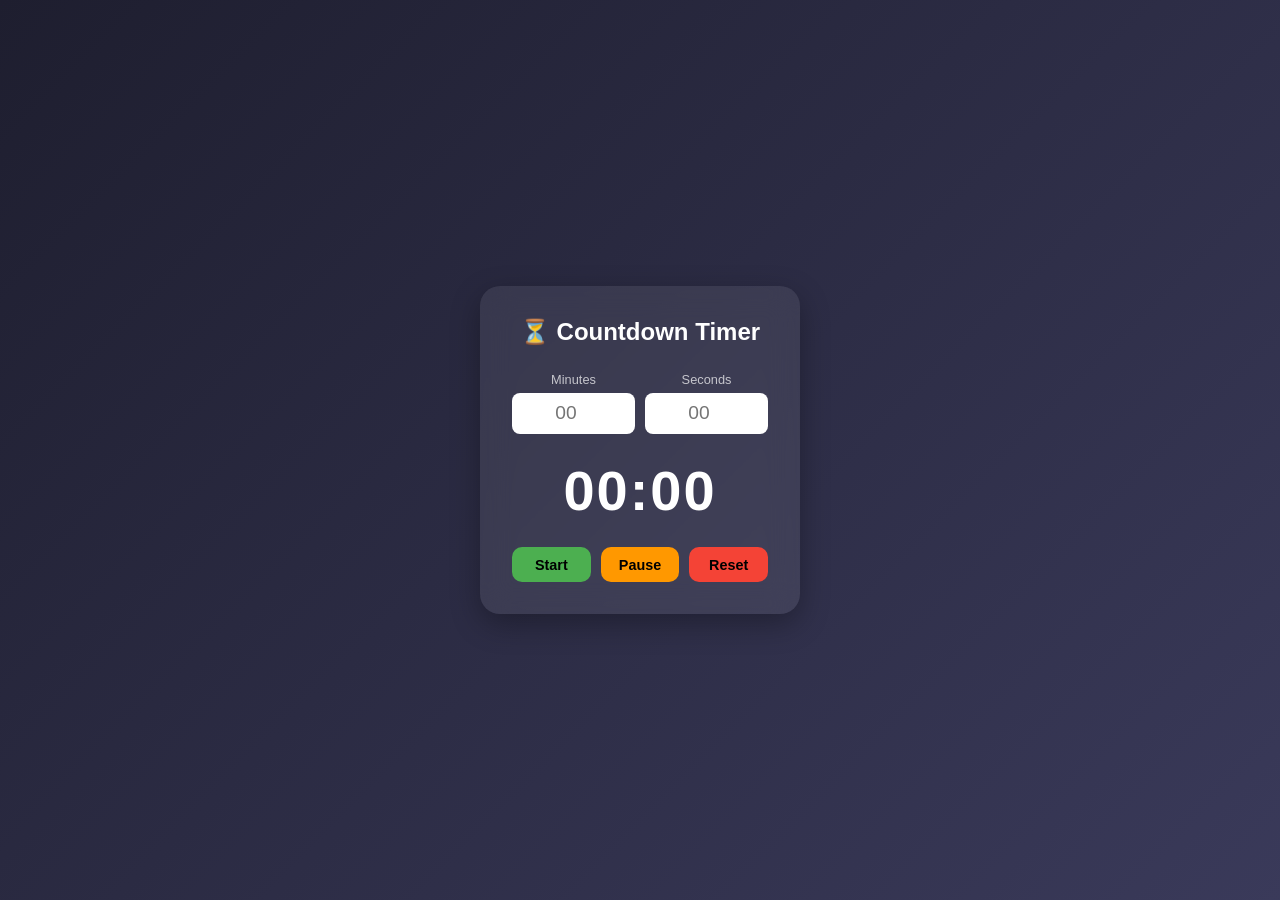
<file: countdown/index.html>
<!doctype html>
<html lang="en">
  <head>
    <meta charset="UTF-8" />
    <meta name="viewport" content="width=device-width, initial-scale=1.0" />
    <title>Countdown Timer</title>
    <link rel="stylesheet" href="style.css" />
  </head>
  <body>
    <main class="card">
      <h1>⏳ Countdown Timer</h1>

      <div class="inputs">
        <div class="input-box">
          <label>Minutes</label>
          <input type="number" id="minutes" min="0" placeholder="00" />
        </div>
        <div class="input-box">
          <label>Seconds</label>
          <input type="number" id="seconds" min="0" max="59" placeholder="00" />
        </div>
      </div>

      <div class="display" id="display">00:00</div>

      <div class="buttons">
        <button id="start" class="btn start">Start</button>
        <button id="pause" class="btn pause">Pause</button>
        <button id="reset" class="btn reset">Reset</button>
      </div>
    </main>

    <script src="script.js"></script>
  </body>
</html>
</file>
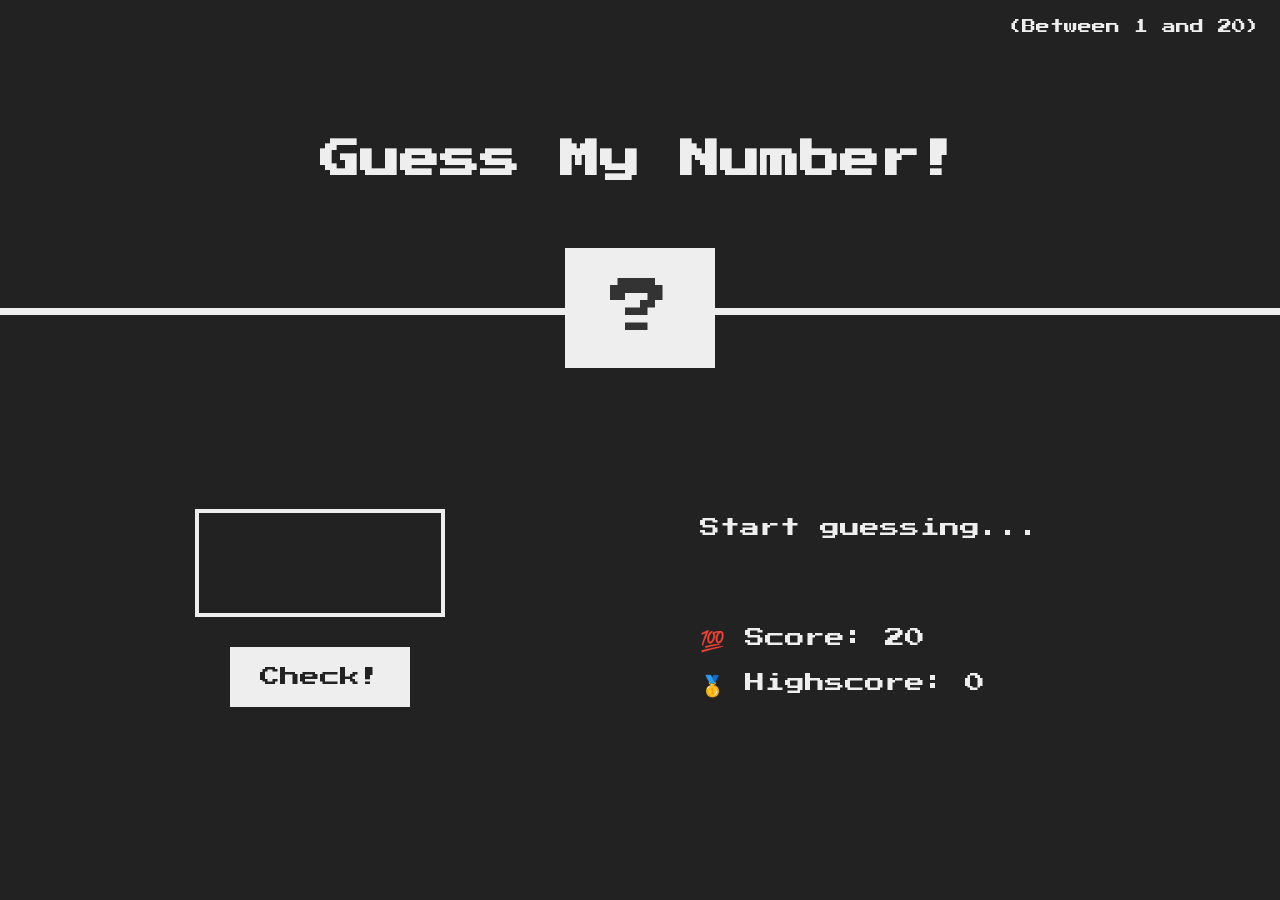
<file: Guess My Number/index.html>
<!DOCTYPE html>
<html lang="en">
  <head>
    <meta charset="UTF-8" />
    <meta name="viewport" content="width=device-width, initial-scale=1.0" />
    <meta http-equiv="X-UA-Compatible" content="ie=edge" />
    <link rel="stylesheet" href="style.css" />
    <title>Guess My Number!</title>
  </head>
  <body>
    <header>
      <h1>Guess My Number!</h1>
      <p class="between">(Between 1 and 20)</p>
      <button class="btn again">Again!</button>
      <div class="number">?</div>
    </header>
    <main>
      <section class="left">
        <input type="number" class="guess" />
        <button class="btn check">Check!</button>
      </section>
      <section class="right">
        <p class="message">Start guessing...</p>
        <p class="label-score">💯 Score: <span class="score">20</span></p>
        <p class="label-highscore">
          🥇 Highscore: <span class="highscore">0</span>
        </p>
      </section>
    </main>
    <script src="script.js"></script>
  </body>
</html>
</file>
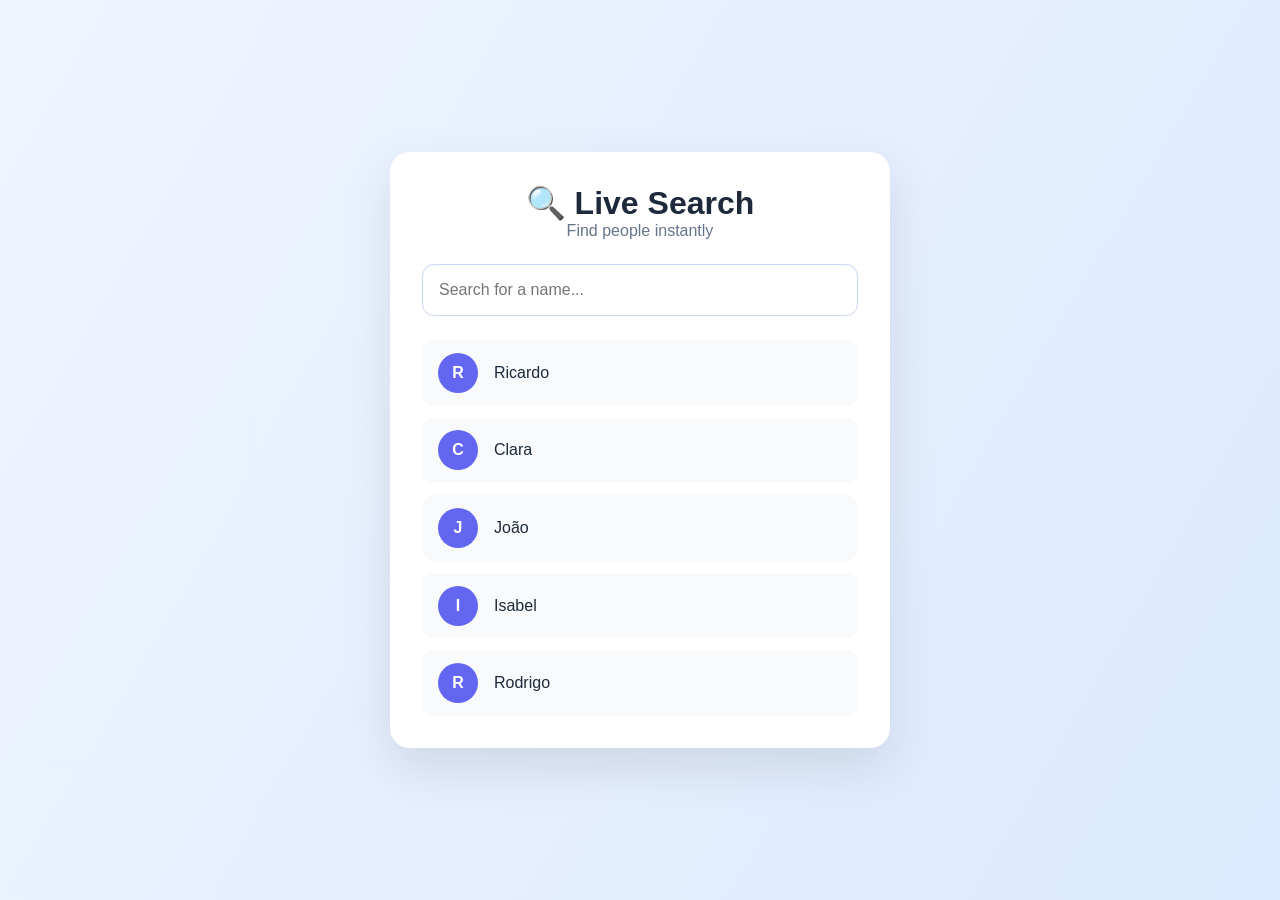
<file: live-search-filter/index.html>
<!doctype html>
<html lang="en">
  <head>
    <meta charset="UTF-8" />
    <meta name="viewport" content="width=device-width, initial-scale=1.0" />
    <title>Live Search</title>
    <link rel="stylesheet" href="style.css" />
  </head>
  <body>
    <main class="container">
      <header>
        <h1>🔍 Live Search</h1>
        <p>Find people instantly</p>
      </header>

      <div class="search-box">
        <input type="text" id="search" placeholder="Search for a name..." />
      </div>

      <ul class="results" id="results">
        <!-- Items vão ser gerados pelo JS -->
      </ul>

      <p class="no-results hidden" id="no-results">No results found</p>
    </main>

    <script src="script.js"></script>
  </body>
</html>
</file>
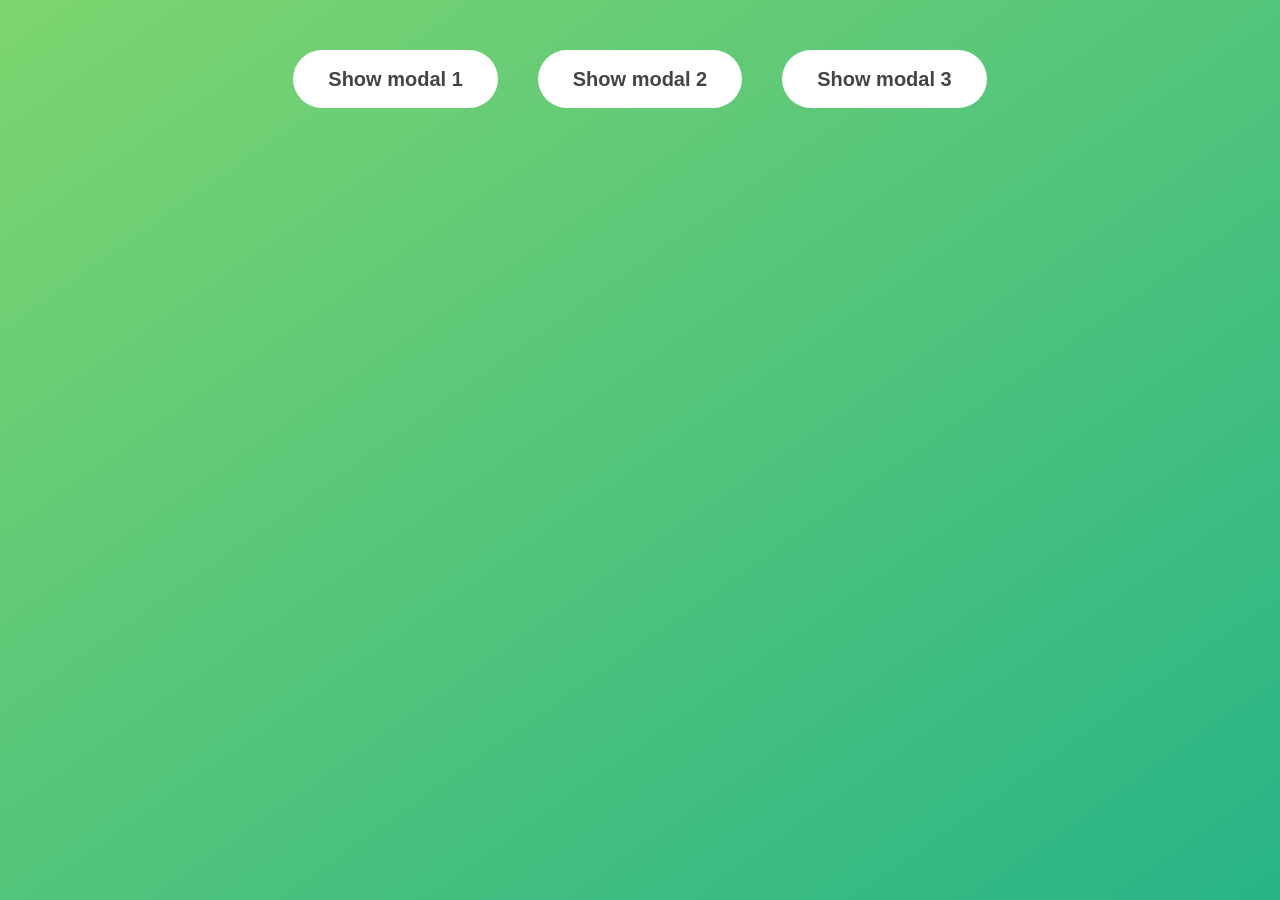
<file: Modal-Window/index.html>
<!DOCTYPE html>
<html lang="en">
  <head>
    <meta charset="UTF-8" />
    <meta name="viewport" content="width=device-width, initial-scale=1.0" />
    <meta http-equiv="X-UA-Compatible" content="ie=edge" />
    <link rel="stylesheet" href="style.css" />
    <title>Modal window</title>
  </head>
  <body>
    <button class="show-modal">Show modal 1</button>
    <button class="show-modal">Show modal 2</button>
    <button class="show-modal">Show modal 3</button>

    <div class="modal hidden">
      <button class="close-modal">&times;</button>
      <h1>I'm a modal window 😍</h1>
      <p>
        Lorem ipsum dolor sit amet, consectetur adipisicing elit, sed do eiusmod
        tempor incididunt ut labore et dolore magna aliqua. Ut enim ad minim
        veniam, quis nostrud exercitation ullamco laboris nisi ut aliquip ex ea
        commodo consequat. Duis aute irure dolor in reprehenderit in voluptate
        velit esse cillum dolore eu fugiat nulla pariatur. Excepteur sint
        occaecat cupidatat non proident, sunt in culpa qui officia deserunt
        mollit anim id est laborum.
      </p>
    </div>
    <div class="overlay hidden"></div>

    <script src="script.js"></script>
  </body>
</html>
</file>
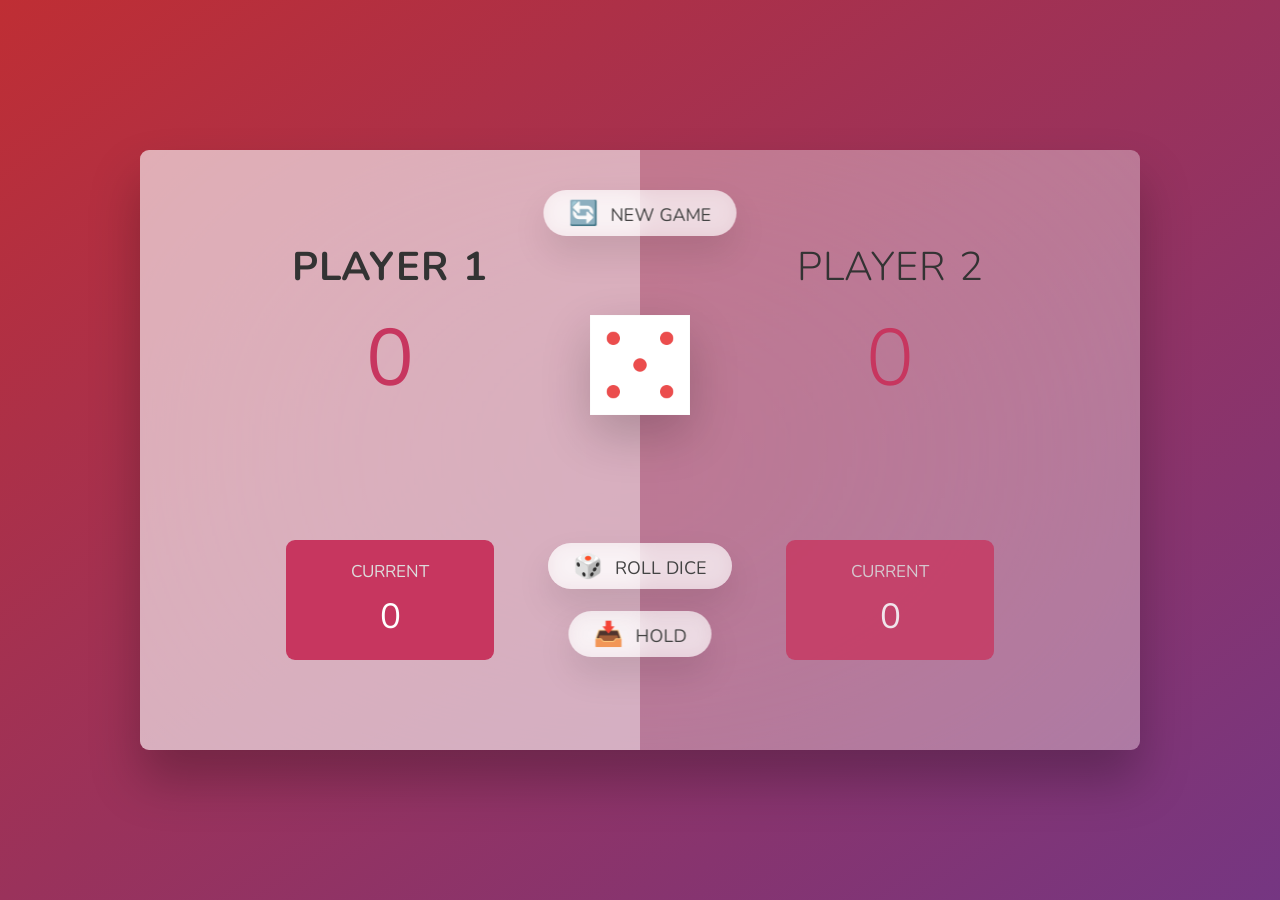
<file: Pig-Game/index.html>
<!doctype html>
<html lang="en">
  <head>
    <meta charset="UTF-8" />
    <meta name="viewport" content="width=device-width, initial-scale=1.0" />
    <meta http-equiv="X-UA-Compatible" content="ie=edge" />
    <link rel="stylesheet" href="style.css" />
    <title>Pig Game</title>
  </head>
  <body>
    <main>
      <section class="player player--0 player--active">
        <h2 class="name" id="name--0">Player 1</h2>
        <p class="score" id="score--0">0</p>
        <div class="current">
          <p class="current-label">Current</p>
          <p class="current-score" id="current--0">0</p>
        </div>
      </section>
      <section class="player player--1">
        <h2 class="name" id="name--1">Player 2</h2>
        <p class="score" id="score--1">0</p>
        <div class="current">
          <p class="current-label">Current</p>
          <p class="current-score" id="current--1">0</p>
        </div>
      </section>

      <img src="dice-5.png" alt="Playing dice" class="dice" />
      <button class="btn btn--new">🔄 New game</button>
      <button class="btn btn--roll">🎲 Roll dice</button>
      <button class="btn btn--hold">📥 Hold</button>
    </main>
    <script src="script.js"></script>
  </body>
</html>
</file>
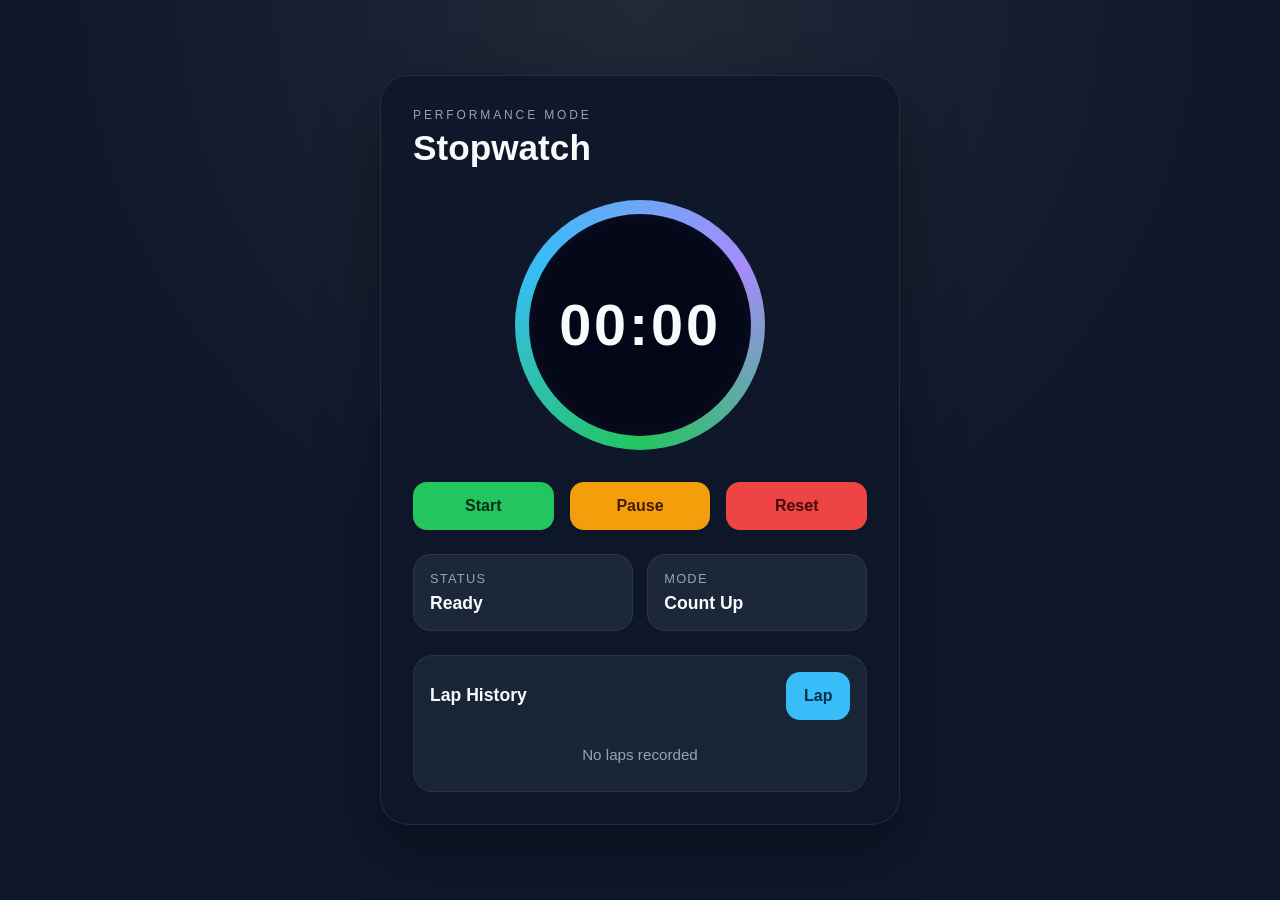
<file: stopwatch/index.html>
<!doctype html>
<html lang="en">
  <head>
    <meta charset="UTF-8" />
    <meta name="viewport" content="width=device-width, initial-scale=1.0" />
    <title>Stopwatch</title>
    <link rel="stylesheet" href="style.css" />
  </head>
  <body>
    <main class="stopwatch-app">
      <header class="top-bar">
        <p class="eyebrow">Performance Mode</p>
        <h1>Stopwatch</h1>
      </header>

      <section class="clock-section">
        <div class="clock-ring">
          <div class="clock-face">
            <span id="display">00:00</span>
          </div>
        </div>
      </section>

      <section class="controls">
        <button id="start" class="control-btn start">Start</button>
        <button id="pause" class="control-btn pause">Pause</button>
        <button id="reset" class="control-btn reset">Reset</button>
      </section>

      <section class="stats-panel">
        <div class="stat-box">
          <p class="stat-label">Status</p>
          <p class="stat-value" id="status">Ready</p>
        </div>
        <div class="stat-box">
          <p class="stat-label">Mode</p>
          <p class="stat-value">Count Up</p>
        </div>
      </section>

      <section class="laps-panel">
        <div class="laps-header">
          <h2>Lap History</h2>
          <button id="lap" class="lap-btn">Lap</button>
        </div>

        <ul id="laps-list" class="laps-list">
          <li class="empty-lap">No laps recorded</li>
        </ul>
      </section>
    </main>

    <script src="script.js"></script>
  </body>
</html>
</file>
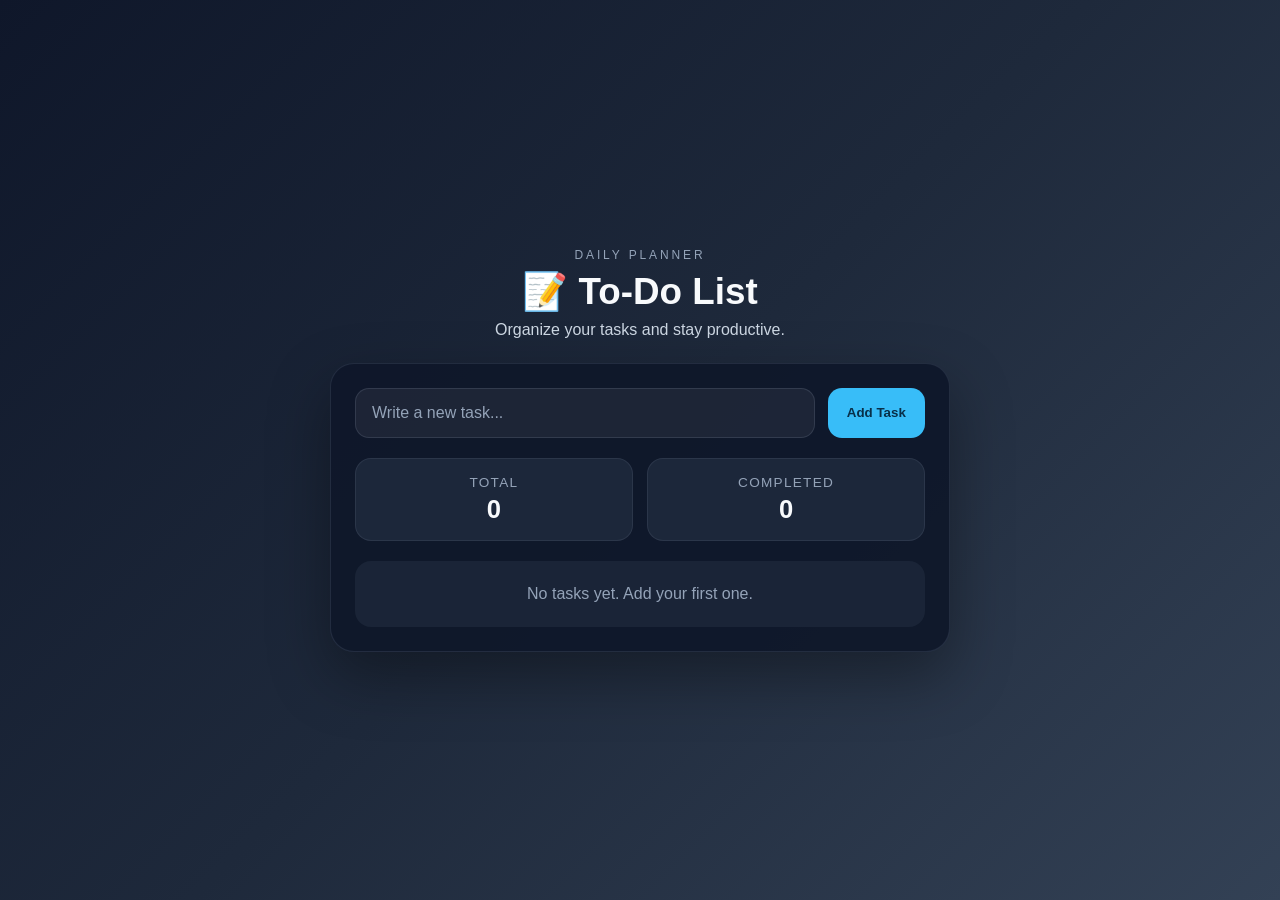
<file: to-do-list/index.html>
<!doctype html>
<html lang="en">
  <head>
    <meta charset="UTF-8" />
    <meta name="viewport" content="width=device-width, initial-scale=1.0" />
    <title>To-Do List</title>
    <link rel="stylesheet" href="style.css" />
  </head>
  <body>
    <main class="todo-app">
      <header class="hero">
        <p class="eyebrow">Daily planner</p>
        <h1>📝 To-Do List</h1>
        <p class="subtitle">Organize your tasks and stay productive.</p>
      </header>

      <section class="todo-panel">
        <form class="todo-form" id="todo-form">
          <input
            type="text"
            id="task-input"
            placeholder="Write a new task..."
            autocomplete="off"
          />
          <button type="submit" class="add-btn">Add Task</button>
        </form>

        <div class="todo-stats">
          <div class="stat-card">
            <span class="stat-label">Total</span>
            <span class="stat-value" id="total-tasks">0</span>
          </div>
          <div class="stat-card">
            <span class="stat-label">Completed</span>
            <span class="stat-value" id="completed-tasks">0</span>
          </div>
        </div>

        <ul class="task-list" id="task-list">
          <li class="empty-state">No tasks yet. Add your first one.</li>
        </ul>
      </section>
    </main>

    <script src="script.js"></script>
  </body>
</html>
</file>
<file: countdown/style.css>
* {
  margin: 0;
  padding: 0;
  box-sizing: border-box;
}

body {
  height: 100vh;
  font-family: "Segoe UI", sans-serif;
  display: flex;
  justify-content: center;
  align-items: center;
  background: linear-gradient(135deg, #1e1e2f, #3a3a5a);
  color: #fff;
}

/* CARD */
.card {
  background: rgba(255, 255, 255, 0.08);
  backdrop-filter: blur(15px);
  border-radius: 20px;
  padding: 2rem;
  width: 320px;
  text-align: center;
  box-shadow: 0 10px 30px rgba(0, 0, 0, 0.3);
}

h1 {
  margin-bottom: 1.5rem;
  font-size: 1.5rem;
}

/* INPUTS */
.inputs {
  display: flex;
  gap: 10px;
  margin-bottom: 1.5rem;
}

.input-box {
  flex: 1;
}

label {
  font-size: 0.8rem;
  opacity: 0.7;
}

input {
  width: 100%;
  margin-top: 5px;
  padding: 0.6rem;
  border: none;
  border-radius: 8px;
  text-align: center;
  font-size: 1.2rem;
  outline: none;
}

/* DISPLAY */
.display {
  font-size: 3.5rem;
  margin: 1.5rem 0;
  font-weight: bold;
  letter-spacing: 2px;
}

/* BUTTONS */
.buttons {
  display: flex;
  gap: 10px;
}

.btn {
  flex: 1;
  padding: 0.6rem;
  border: none;
  border-radius: 10px;
  cursor: pointer;
  font-size: 0.9rem;
  font-weight: 600;
  transition: 0.2s;
}

/* COLORS */
.start {
  background: #4caf50;
}

.pause {
  background: #ff9800;
}

.reset {
  background: #f44336;
}

/* HOVER */
.btn:hover {
  transform: scale(1.05);
  opacity: 0.9;
}
</file>
<file: Guess My Number/style.css>
@import url('https://fonts.googleapis.com/css?family=Press+Start+2P&display=swap');

* {
  margin: 0;
  padding: 0;
  box-sizing: inherit;
}

html {
  font-size: 62.5%;
  box-sizing: border-box;
}

body {
  font-family: 'Press Start 2P', sans-serif;
  color: #eee;
  background-color: #222;
  /* background-color: #60b347; */
}

/* LAYOUT */
header {
  position: relative;
  height: 35vh;
  border-bottom: 7px solid #eee;
}

main {
  height: 65vh;
  color: #eee;
  display: flex;
  align-items: center;
  justify-content: space-around;
}

.left {
  width: 52rem;
  display: flex;
  flex-direction: column;
  align-items: center;
}

.right {
  width: 52rem;
  font-size: 2rem;
}

/* ELEMENTS STYLE */
h1 {
  font-size: 4rem;
  text-align: center;
  position: absolute;
  width: 100%;
  top: 52%;
  left: 50%;
  transform: translate(-50%, -50%);
}

.number {
  background: #eee;
  color: #333;
  font-size: 6rem;
  width: 15rem;
  padding: 3rem 0rem;
  text-align: center;
  position: absolute;
  bottom: 0;
  left: 50%;
  transform: translate(-50%, 50%);
}

.between {
  font-size: 1.4rem;
  position: absolute;
  top: 2rem;
  right: 2rem;
}

.again {
  position: absolute;
  top: 2rem;
  left: 2rem;
}

.guess {
  background: none;
  border: 4px solid #eee;
  font-family: inherit;
  color: inherit;
  font-size: 5rem;
  padding: 2.5rem;
  width: 25rem;
  text-align: center;
  display: block;
  margin-bottom: 3rem;
}

.btn {
  border: none;
  background-color: #eee;
  color: #222;
  font-size: 2rem;
  font-family: inherit;
  padding: 2rem 3rem;
  cursor: pointer;
}

.btn:hover {
  background-color: #ccc;
}

.message {
  margin-bottom: 8rem;
  height: 3rem;
}

.label-score {
  margin-bottom: 2rem;
}
</file>
<file: live-search-filter/style.css>
* {
  margin: 0;
  padding: 0;
  box-sizing: border-box;
}

body {
  font-family: "Segoe UI", sans-serif;
  background: linear-gradient(120deg, #f0f4ff, #dbeafe);
  min-height: 100vh;
  display: flex;
  align-items: center;
  justify-content: center;
}

.container {
  width: 100%;
  max-width: 500px;
  background: white;
  border-radius: 20px;
  padding: 2rem;
  box-shadow: 0 20px 50px rgba(0, 0, 0, 0.1);
}

header {
  text-align: center;
  margin-bottom: 1.5rem;
}

header h1 {
  font-size: 2rem;
  color: #1e293b;
}

header p {
  color: #64748b;
}

.search-box {
  margin-bottom: 1.5rem;
}

#search {
  width: 100%;
  padding: 1rem;
  border-radius: 12px;
  border: 1px solid #cbd5f5;
  font-size: 1rem;
  outline: none;
  transition: 0.2s;
}

#search:focus {
  border-color: #6366f1;
  box-shadow: 0 0 0 3px rgba(99, 102, 241, 0.2);
}

.results {
  list-style: none;
  display: flex;
  flex-direction: column;
  gap: 0.75rem;
}

.result-item {
  display: flex;
  align-items: center;
  gap: 1rem;
  padding: 0.8rem 1rem;
  border-radius: 12px;
  background: #f8fafc;
  transition: 0.2s;
}

.result-item:hover {
  background: #eef2ff;
  transform: translateX(3px);
}

.avatar {
  width: 40px;
  height: 40px;
  border-radius: 50%;
  background: #6366f1;
  color: white;
  display: flex;
  align-items: center;
  justify-content: center;
  font-weight: bold;
}

.name {
  font-size: 1rem;
  color: #1e293b;
}

.hidden {
  display: none;
}

.no-results {
  text-align: center;
  margin-top: 1rem;
  color: #94a3b8;
}
</file>
<file: Modal-Window/style.css>
* {
  margin: 0;
  padding: 0;
  box-sizing: inherit;
}

html {
  font-size: 62.5%;
  box-sizing: border-box;
}

body {
  font-family: sans-serif;
  color: #333;
  line-height: 1.5;
  height: 100vh;
  position: relative;
  display: flex;
  align-items: flex-start;
  justify-content: center;
  background: linear-gradient(to top left, #28b487, #7dd56f);
}

.show-modal {
  font-size: 2rem;
  font-weight: 600;
  padding: 1.75rem 3.5rem;
  margin: 5rem 2rem;
  border: none;
  background-color: #fff;
  color: #444;
  border-radius: 10rem;
  cursor: pointer;
}

.close-modal {
  position: absolute;
  top: 1.2rem;
  right: 2rem;
  font-size: 5rem;
  color: #333;
  cursor: pointer;
  border: none;
  background: none;
}

h1 {
  font-size: 2.5rem;
  margin-bottom: 2rem;
}

p {
  font-size: 1.8rem;
}

/* -------------------------- */
/* CLASSES TO MAKE MODAL WORK */
.hidden {
  display: none;
}

.modal {
  position: absolute;
  top: 50%;
  left: 50%;
  transform: translate(-50%, -50%);
  width: 70%;

  background-color: white;
  padding: 6rem;
  border-radius: 5px;
  box-shadow: 0 3rem 5rem rgba(0, 0, 0, 0.3);
  z-index: 10;
}

.overlay {
  position: absolute;
  top: 0;
  left: 0;
  width: 100%;
  height: 100%;
  background-color: rgba(0, 0, 0, 0.6);
  backdrop-filter: blur(3px);
  z-index: 5;
}
</file>
<file: Pig-Game/style.css>
@import url('https://fonts.googleapis.com/css2?family=Nunito&display=swap');

* {
  margin: 0;
  padding: 0;
  box-sizing: inherit;
}

html {
  font-size: 62.5%;
  box-sizing: border-box;
}

body {
  font-family: 'Nunito', sans-serif;
  font-weight: 400;
  height: 100vh;
  color: #333;
  background-image: linear-gradient(to top left, #753682 0%, #bf2e34 100%);
  display: flex;
  align-items: center;
  justify-content: center;
}

/* LAYOUT */
main {
  position: relative;
  width: 100rem;
  height: 60rem;
  background-color: rgba(255, 255, 255, 0.35);
  backdrop-filter: blur(200px);
  filter: blur();
  box-shadow: 0 3rem 5rem rgba(0, 0, 0, 0.25);
  border-radius: 9px;
  overflow: hidden;
  display: flex;
}

.player {
  flex: 50%;
  padding: 9rem;
  display: flex;
  flex-direction: column;
  align-items: center;
  transition: all 0.75s;
}

/* ELEMENTS */
.name {
  position: relative;
  font-size: 4rem;
  text-transform: uppercase;
  letter-spacing: 1px;
  word-spacing: 2px;
  font-weight: 300;
  margin-bottom: 1rem;
}

.score {
  font-size: 8rem;
  font-weight: 300;
  color: #c7365f;
  margin-bottom: auto;
}

.player--active {
  background-color: rgba(255, 255, 255, 0.4);
}
.player--active .name {
  font-weight: 700;
}
.player--active .score {
  font-weight: 400;
}

.player--active .current {
  opacity: 1;
}

.current {
  background-color: #c7365f;
  opacity: 0.8;
  border-radius: 9px;
  color: #fff;
  width: 65%;
  padding: 2rem;
  text-align: center;
  transition: all 0.75s;
}

.current-label {
  text-transform: uppercase;
  margin-bottom: 1rem;
  font-size: 1.7rem;
  color: #ddd;
}

.current-score {
  font-size: 3.5rem;
}

/* ABSOLUTE POSITIONED ELEMENTS */
.btn {
  position: absolute;
  left: 50%;
  transform: translateX(-50%);
  color: #444;
  background: none;
  border: none;
  font-family: inherit;
  font-size: 1.8rem;
  text-transform: uppercase;
  cursor: pointer;
  font-weight: 400;
  transition: all 0.2s;

  background-color: white;
  background-color: rgba(255, 255, 255, 0.6);
  backdrop-filter: blur(10px);

  padding: 0.7rem 2.5rem;
  border-radius: 50rem;
  box-shadow: 0 1.75rem 3.5rem rgba(0, 0, 0, 0.1);
}

.btn::first-letter {
  font-size: 2.4rem;
  display: inline-block;
  margin-right: 0.7rem;
}

.btn--new {
  top: 4rem;
}
.btn--roll {
  top: 39.3rem;
}
.btn--hold {
  top: 46.1rem;
}

.btn:active {
  transform: translate(-50%, 3px);
  box-shadow: 0 1rem 2rem rgba(0, 0, 0, 0.15);
}

.btn:focus {
  outline: none;
}

.dice {
  position: absolute;
  left: 50%;
  top: 16.5rem;
  transform: translateX(-50%);
  height: 10rem;
  box-shadow: 0 2rem 5rem rgba(0, 0, 0, 0.2);
}

.player--winner {
  background-color: #2f2f2f;
}

.player--winner .name {
  font-weight: 700;
  color: #c7365f;
}
</file>
<file: stopwatch/style.css>
* {
  margin: 0;
  padding: 0;
  box-sizing: border-box;
}

body {
  min-height: 100vh;
  font-family: Arial, Helvetica, sans-serif;
  background: radial-gradient(circle at top, #1f2937, #0f172a 55%);
  color: #f8fafc;
  display: flex;
  justify-content: center;
  align-items: center;
  padding: 2rem;
}

.stopwatch-app {
  width: 100%;
  max-width: 520px;
  background-color: rgba(15, 23, 42, 0.9);
  border: 1px solid rgba(148, 163, 184, 0.15);
  border-radius: 28px;
  padding: 2rem;
  box-shadow: 0 25px 60px rgba(0, 0, 0, 0.35);
}

.top-bar {
  margin-bottom: 2rem;
}

.eyebrow {
  text-transform: uppercase;
  letter-spacing: 0.18rem;
  font-size: 0.75rem;
  color: #94a3b8;
  margin-bottom: 0.4rem;
}

.top-bar h1 {
  font-size: 2.2rem;
  font-weight: 700;
}

.clock-section {
  display: flex;
  justify-content: center;
  margin-bottom: 2rem;
}

.clock-ring {
  width: 250px;
  height: 250px;
  border-radius: 50%;
  padding: 14px;
  background: conic-gradient(from 180deg, #22c55e, #38bdf8, #a78bfa, #22c55e);
  display: flex;
  justify-content: center;
  align-items: center;
}

.clock-face {
  width: 100%;
  height: 100%;
  border-radius: 50%;
  background: #020617;
  display: flex;
  justify-content: center;
  align-items: center;
  box-shadow: inset 0 0 30px rgba(255, 255, 255, 0.05);
}

#display {
  font-size: 3.6rem;
  font-weight: 700;
  letter-spacing: 0.18rem;
  font-variant-numeric: tabular-nums;
}

.controls {
  display: grid;
  grid-template-columns: repeat(3, 1fr);
  gap: 1rem;
  margin-bottom: 1.5rem;
}

.control-btn,
.lap-btn {
  border: none;
  border-radius: 14px;
  padding: 0.95rem 1rem;
  font-size: 1rem;
  font-weight: 700;
  cursor: pointer;
  transition:
    transform 0.15s ease,
    opacity 0.15s ease;
}

.control-btn:hover,
.lap-btn:hover {
  transform: translateY(-2px);
  opacity: 0.95;
}

.start {
  background: #22c55e;
  color: #052e16;
}

.pause {
  background: #f59e0b;
  color: #451a03;
}

.reset {
  background: #ef4444;
  color: #450a0a;
}

.stats-panel {
  display: grid;
  grid-template-columns: repeat(2, 1fr);
  gap: 0.9rem;
  margin-bottom: 1.5rem;
}

.stat-box {
  background: rgba(30, 41, 59, 0.95);
  border: 1px solid rgba(148, 163, 184, 0.12);
  border-radius: 18px;
  padding: 1rem;
}

.stat-label {
  font-size: 0.8rem;
  color: #94a3b8;
  margin-bottom: 0.4rem;
  text-transform: uppercase;
  letter-spacing: 0.08rem;
}

.stat-value {
  font-size: 1.1rem;
  font-weight: 700;
}

.laps-panel {
  background: rgba(30, 41, 59, 0.8);
  border-radius: 20px;
  padding: 1rem;
  border: 1px solid rgba(148, 163, 184, 0.12);
}

.laps-header {
  display: flex;
  justify-content: space-between;
  align-items: center;
  margin-bottom: 0.8rem;
}

.laps-header h2 {
  font-size: 1.1rem;
}

.lap-btn {
  background: #38bdf8;
  color: #082f49;
  padding-inline: 1.1rem;
}

.laps-list {
  list-style: none;
  max-height: 180px;
  overflow-y: auto;
}

.laps-list li {
  padding: 0.8rem 0.2rem;
  border-bottom: 1px solid rgba(148, 163, 184, 0.12);
  font-size: 0.95rem;
}

.laps-list li:last-child {
  border-bottom: none;
}

.empty-lap {
  text-align: center;
  color: #94a3b8;
}

@media (max-width: 560px) {
  .stopwatch-app {
    padding: 1.4rem;
  }

  .clock-ring {
    width: 210px;
    height: 210px;
  }

  #display {
    font-size: 2.8rem;
  }

  .controls {
    grid-template-columns: 1fr;
  }

  .stats-panel {
    grid-template-columns: 1fr;
  }
}
</file>
<file: to-do-list/style.css>
* {
  margin: 0;
  padding: 0;
  box-sizing: border-box;
}

body {
  min-height: 100vh;
  font-family: Arial, Helvetica, sans-serif;
  background: linear-gradient(135deg, #0f172a, #1e293b, #334155);
  color: #f8fafc;
  display: flex;
  justify-content: center;
  align-items: center;
  padding: 2rem;
}

.todo-app {
  width: 100%;
  max-width: 620px;
}

.hero {
  text-align: center;
  margin-bottom: 1.5rem;
}

.eyebrow {
  text-transform: uppercase;
  letter-spacing: 0.18rem;
  font-size: 0.75rem;
  color: #94a3b8;
  margin-bottom: 0.5rem;
}

.hero h1 {
  font-size: 2.3rem;
  margin-bottom: 0.5rem;
}

.subtitle {
  color: #cbd5e1;
  font-size: 1rem;
}

.todo-panel {
  background: rgba(15, 23, 42, 0.92);
  border: 1px solid rgba(148, 163, 184, 0.15);
  border-radius: 24px;
  padding: 1.5rem;
  box-shadow: 0 24px 60px rgba(0, 0, 0, 0.35);
}

.todo-form {
  display: flex;
  gap: 0.8rem;
  margin-bottom: 1.25rem;
}

#task-input {
  flex: 1;
  border: 1px solid rgba(148, 163, 184, 0.18);
  background: rgba(255, 255, 255, 0.06);
  color: #fff;
  border-radius: 14px;
  padding: 0.95rem 1rem;
  font-size: 1rem;
  outline: none;
}

#task-input::placeholder {
  color: #94a3b8;
}

#task-input:focus {
  border-color: #38bdf8;
}

.add-btn {
  border: none;
  border-radius: 14px;
  padding: 0.95rem 1.2rem;
  background: #38bdf8;
  color: #082f49;
  font-weight: 700;
  cursor: pointer;
  transition:
    transform 0.15s ease,
    opacity 0.15s ease;
}

.add-btn:hover {
  transform: translateY(-2px);
  opacity: 0.95;
}

.todo-stats {
  display: grid;
  grid-template-columns: repeat(2, 1fr);
  gap: 0.9rem;
  margin-bottom: 1.25rem;
}

.stat-card {
  background: rgba(30, 41, 59, 0.95);
  border: 1px solid rgba(148, 163, 184, 0.12);
  border-radius: 16px;
  padding: 1rem;
  text-align: center;
}

.stat-label {
  display: block;
  color: #94a3b8;
  font-size: 0.85rem;
  margin-bottom: 0.35rem;
  text-transform: uppercase;
  letter-spacing: 0.08rem;
}

.stat-value {
  font-size: 1.6rem;
  font-weight: 700;
}

.task-list {
  list-style: none;
  display: flex;
  flex-direction: column;
  gap: 0.8rem;
}

.task-item {
  display: flex;
  align-items: center;
  justify-content: space-between;
  gap: 0.75rem;
  background: rgba(30, 41, 59, 0.85);
  border: 1px solid rgba(148, 163, 184, 0.12);
  border-radius: 16px;
  padding: 1rem;
}

.task-left {
  display: flex;
  align-items: center;
  gap: 0.75rem;
  flex: 1;
}

.task-text {
  font-size: 1rem;
  word-break: break-word;
}

.task-item.completed .task-text {
  text-decoration: line-through;
  color: #94a3b8;
}

.complete-btn,
.delete-btn {
  border: none;
  border-radius: 12px;
  padding: 0.65rem 0.9rem;
  cursor: pointer;
  font-weight: 700;
  transition:
    transform 0.15s ease,
    opacity 0.15s ease;
}

.complete-btn:hover,
.delete-btn:hover {
  transform: translateY(-2px);
  opacity: 0.95;
}

.complete-btn {
  background: #22c55e;
  color: #052e16;
}

.delete-btn {
  background: #ef4444;
  color: #450a0a;
}

.empty-state {
  text-align: center;
  padding: 1.5rem;
  border-radius: 16px;
  background: rgba(30, 41, 59, 0.75);
  color: #94a3b8;
}

@media (max-width: 640px) {
  .todo-form {
    flex-direction: column;
  }

  .todo-stats {
    grid-template-columns: 1fr;
  }

  .task-item {
    flex-direction: column;
    align-items: stretch;
  }

  .task-left {
    width: 100%;
  }
}
</file>
